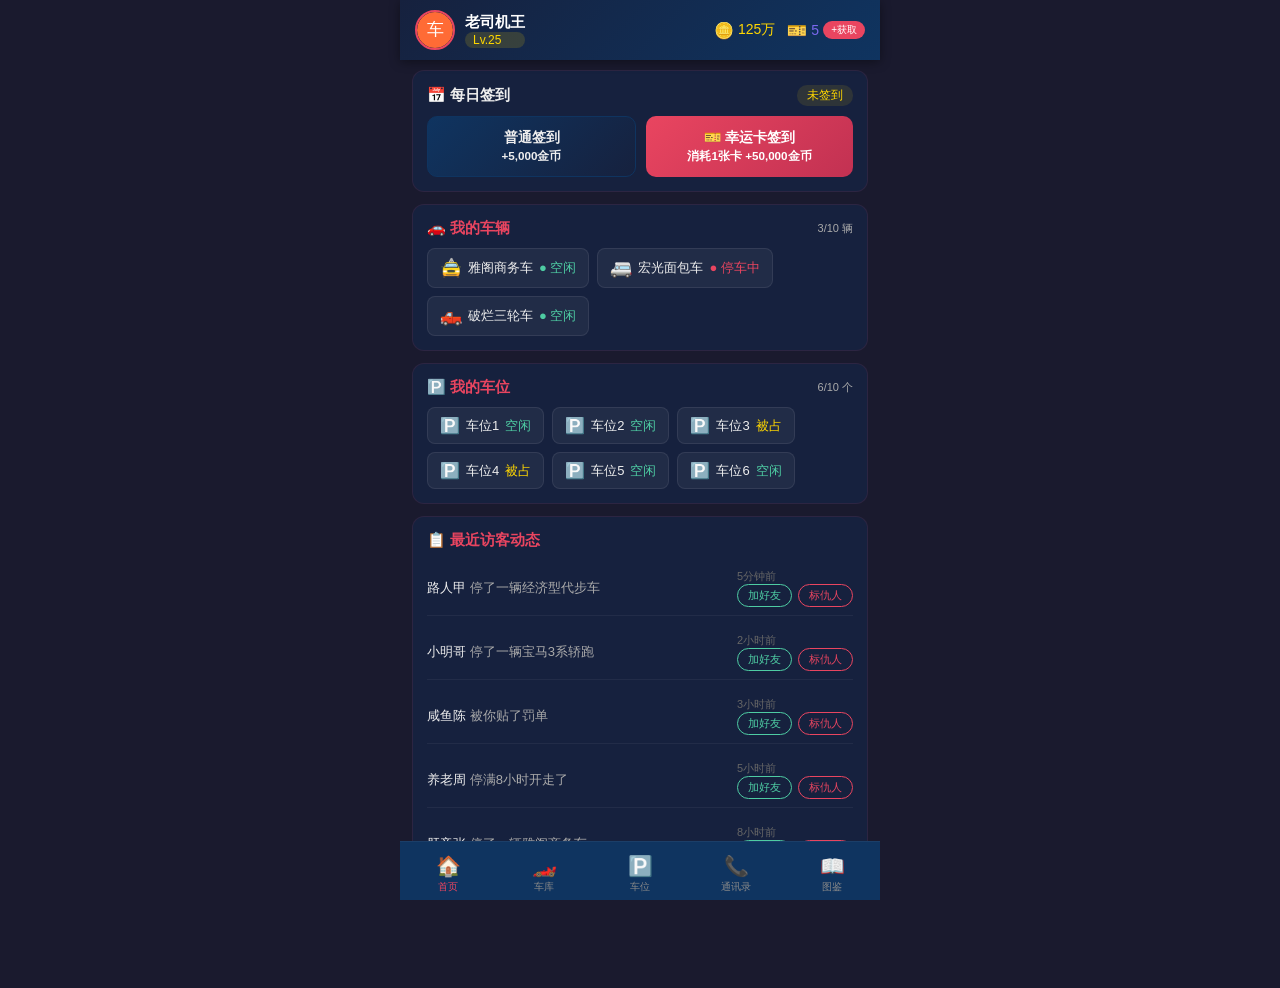
<file: QMqcw/web/index.html>
<!DOCTYPE html>
<html lang="zh-CN">
<head>
<meta charset="UTF-8">
<meta name="viewport" content="width=device-width, initial-scale=1.0, maximum-scale=1.0, user-scalable=no">
<title>全民抢车位</title>
<link rel="stylesheet" href="css/style.css">
</head>
<body>

<!-- 顶部状态栏 -->
<div id="topBar" class="top-bar">
  <div class="top-left">
    <img class="avatar" src="data:image/svg+xml,%3Csvg xmlns='http://www.w3.org/2000/svg' viewBox='0 0 60 60'%3E%3Ccircle cx='30' cy='30' r='30' fill='%23ff6b35'/%3E%3Ctext x='30' y='38' text-anchor='middle' fill='white' font-size='28'%3E车%3C/text%3E%3C/svg%3E" alt="头像">
    <div class="player-info">
      <span class="nickname" id="topNickname">老司机王</span>
      <span class="level-badge" id="topLevel">Lv.25</span>
    </div>
  </div>
  <div class="top-resources">
    <div class="res-item gold">
      <span class="res-icon">🪙</span>
      <span id="topGold">1,250,000</span>
    </div>
    <div class="res-item lucky">
      <span class="res-icon">🎫</span>
      <span id="topLuckyCard">5</span>
      <span class="btn-get" id="btnGetLucky">+获取</span>
    </div>
  </div>
</div>

<!-- 主内容区 -->
<div id="mainContent" class="main-content">
  
  <!-- ==================== 首页 ==================== -->
  <div id="tabHome" class="tab-page active">
    
    <!-- 签到面板 -->
    <div class="card sign-card" id="signCard">
      <div class="sign-header">
        <span class="sign-title">📅 每日签到</span>
        <span class="sign-status" id="signStatus">未签到</span>
      </div>
      <div class="sign-btns">
        <button class="btn btn-sign-normal" id="btnSignNormal">普通签到<br><small>+5,000金币</small></button>
        <button class="btn btn-sign-lucky" id="btnSignLucky">🎫 幸运卡签到<br><small>消耗1张卡 +50,000金币</small></button>
      </div>
    </div>

    <!-- 我的车辆概览 -->
    <div class="card">
      <div class="card-title">🚗 我的车辆 <span class="tag" id="carSummary">3/6 辆</span></div>
      <div class="car-mini-list" id="homeCarList"></div>
    </div>

    <!-- 我的车位状况 -->
    <div class="card">
      <div class="card-title">🅿️ 我的车位 <span class="tag" id="spaceSummary">3/6 个</span></div>
      <div class="space-mini-list" id="homeSpaceList"></div>
    </div>

    <!-- 最近动态 -->
    <div class="card">
      <div class="card-title">📋 最近访客动态</div>
      <div class="visitor-list" id="homeVisitorList"></div>
    </div>
  </div>

  <!-- ==================== 车库 ==================== -->
  <div id="tabGarage" class="tab-page">
    <div class="garage-header">
      <span class="section-title">🏠 我的车库</span>
      <span class="sub-info" id="garageInfo">拥有的车辆可在此进行操作</span>
    </div>
    <div class="car-card-list" id="garageCarList"></div>
    
    <!-- 车辆详情弹窗 -->
    <div class="modal-overlay" id="carDetailModal">
      <div class="modal-box">
        <div class="modal-title" id="modalCarName">车辆名称</div>
        <div class="modal-content" id="modalCarContent"></div>
        <div class="modal-actions" id="modalCarActions"></div>
        <button class="btn btn-close" onclick="closeCarDetail()">关闭</button>
      </div>
    </div>
  </div>

  <!-- ==================== 车位管理 ==================== -->
  <div id="tabSpace" class="tab-page">
    <div class="card">
      <div class="card-title">🅿️ 我的车位 (车位倍率由等级决定)</div>
      <div class="space-grid" id="mySpaceGrid"></div>
    </div>
    
    <!-- 在我的车位上停的车 -->
    <div class="card">
      <div class="card-title">🚙 停在我家的车 (可贴条)</div>
      <div class="parked-on-me-list" id="parkedOnMeList"></div>
    </div>
  </div>

  <!-- ==================== 通讯录 ==================== -->
  <div id="tabContact" class="tab-page">
    <!-- 搜索 -->
    <div class="search-bar">
      <input type="text" class="search-input" id="searchUid" placeholder="输入玩家ID搜索 (如: 88A4C)" maxlength="10">
      <button class="btn btn-search" id="btnSearch">🔍 搜索</button>
    </div>
    <!-- 搜索结果名片 -->
    <div class="card" id="searchResultCard" style="display:none;">
      <div class="player-card" id="searchPlayerCard"></div>
      <div class="player-card-actions" id="searchPlayerActions"></div>
    </div>
    
    <!-- 三个Tab -->
    <div class="sub-tabs">
      <button class="sub-tab active" data-subtab="friends">👥 好友</button>
      <button class="sub-tab" data-subtab="enemies">💀 仇人</button>
      <button class="sub-tab" data-subtab="visitors">📋 访客记录</button>
    </div>
    
    <div class="sub-tab-page active" id="subFriends">
      <div class="list-sort-hint">按「有空位 & 等级高」优先排序</div>
      <div class="contact-list" id="friendList"></div>
    </div>
    <div class="sub-tab-page" id="subEnemies">
      <div class="list-sort-hint">按「仇恨值」排序</div>
      <div class="contact-list" id="enemyList"></div>
    </div>
    <div class="sub-tab-page" id="subVisitors">
      <div class="list-sort-hint">最近24小时内来访记录</div>
      <div class="contact-list" id="visitorLogList"></div>
    </div>
  </div>

  <!-- ==================== 图鉴/商店 ==================== -->
  <div id="tabShop" class="tab-page">
    <div class="card">
      <div class="card-title">📖 车辆图鉴 <span class="tag">当前可购买到 Lv.25</span></div>
      <div class="catalog-list" id="catalogList"></div>
    </div>
  </div>

</div>

<!-- 底部导航栏 -->
<div class="bottom-nav">
  <button class="nav-btn active" data-tab="tabHome">
    <span class="nav-icon">🏠</span>
    <span class="nav-label">首页</span>
  </button>
  <button class="nav-btn" data-tab="tabGarage">
    <span class="nav-icon">🏎️</span>
    <span class="nav-label">车库</span>
  </button>
  <button class="nav-btn" data-tab="tabSpace">
    <span class="nav-icon">🅿️</span>
    <span class="nav-label">车位</span>
  </button>
  <button class="nav-btn" data-tab="tabContact">
    <span class="nav-icon">📞</span>
    <span class="nav-label">通讯录</span>
  </button>
  <button class="nav-btn" data-tab="tabShop">
    <span class="nav-icon">📖</span>
    <span class="nav-label">图鉴</span>
  </button>
</div>

<!-- Toast 提示 -->
<div class="toast" id="toast"></div>

<script src="js/mock_data.js"></script>
<script src="js/app.js"></script>
</body>
</html>
</file>
<file: QMqcw/web/css/style.css>
/* ============ 全民抢车位 - 移动端H5样式 ============ */

* { margin: 0; padding: 0; box-sizing: border-box; }

body {
  font-family: -apple-system, BlinkMacSystemFont, "PingFang SC", "Hiragino Sans GB", "Microsoft YaHei", sans-serif;
  background: #1a1a2e;
  color: #eee;
  max-width: 480px;
  margin: 0 auto;
  min-height: 100vh;
  padding-bottom: 80px;
  overflow-x: hidden;
  -webkit-tap-highlight-color: transparent;
}

/* ============ 顶部状态栏 ============ */
.top-bar {
  position: sticky;
  top: 0;
  z-index: 100;
  background: linear-gradient(135deg, #16213e, #0f3460);
  padding: 10px 15px;
  display: flex;
  justify-content: space-between;
  align-items: center;
  box-shadow: 0 2px 10px rgba(0,0,0,0.4);
}

.top-left {
  display: flex;
  align-items: center;
  gap: 10px;
}

.avatar {
  width: 40px; height: 40px;
  border-radius: 50%;
  border: 2px solid #e94560;
  object-fit: cover;
}

.player-info {
  display: flex;
  flex-direction: column;
}

.nickname {
  font-size: 15px;
  font-weight: bold;
  color: #fff;
}

.level-badge {
  font-size: 12px;
  color: #ffd700;
  background: rgba(255,215,0,0.15);
  padding: 1px 8px;
  border-radius: 10px;
}

.top-resources {
  display: flex;
  gap: 12px;
  align-items: center;
}

.res-item {
  display: flex;
  align-items: center;
  gap: 4px;
  font-size: 14px;
}

.res-icon { font-size: 16px; }

.res-item.gold { color: #ffd700; }
.res-item.lucky { color: #7b68ee; }

.btn-get {
  font-size: 10px;
  background: #e94560;
  color: #fff;
  padding: 2px 8px;
  border-radius: 10px;
  cursor: pointer;
  white-space: nowrap;
}

/* ============ 主内容区 ============ */
.main-content {
  padding: 10px 12px;
}

.tab-page {
  display: none;
}

.tab-page.active {
  display: block;
}

/* ============ 卡片 ============ */
.card {
  background: #16213e;
  border-radius: 12px;
  padding: 14px;
  margin-bottom: 12px;
  border: 1px solid rgba(233,69,96,0.1);
}

.card-title {
  font-size: 15px;
  font-weight: bold;
  margin-bottom: 10px;
  color: #e94560;
  display: flex;
  justify-content: space-between;
  align-items: center;
}

.tag {
  font-size: 11px;
  color: #aaa;
  font-weight: normal;
}

/* ============ 签到面板 ============ */
.sign-header {
  display: flex;
  justify-content: space-between;
  align-items: center;
  margin-bottom: 10px;
}

.sign-title {
  font-size: 15px;
  font-weight: bold;
}

.sign-status {
  font-size: 12px;
  color: #ffd700;
  background: rgba(255,215,0,0.1);
  padding: 2px 10px;
  border-radius: 10px;
}

.sign-btns {
  display: flex;
  gap: 10px;
}

.btn-sign-normal, .btn-sign-lucky {
  flex: 1;
  padding: 12px 8px;
  border: none;
  border-radius: 10px;
  font-size: 14px;
  font-weight: bold;
  cursor: pointer;
  transition: all 0.2s;
}

.btn-sign-normal {
  background: linear-gradient(135deg, #0f3460, #16213e);
  color: #eee;
  border: 1px solid #0f3460;
}

.btn-sign-lucky {
  background: linear-gradient(135deg, #e94560, #c23152);
  color: #fff;
}

.btn-sign-normal:active, .btn-sign-lucky:active {
  transform: scale(0.96);
  opacity: 0.85;
}

/* ============ 车辆小列表 ============ */
.car-mini-list, .space-mini-list {
  display: flex;
  flex-wrap: wrap;
  gap: 8px;
}

.car-mini-item, .space-mini-item {
  background: rgba(255,255,255,0.05);
  border-radius: 8px;
  padding: 8px 12px;
  display: flex;
  align-items: center;
  gap: 6px;
  font-size: 13px;
  border: 1px solid rgba(255,255,255,0.08);
}

.car-mini-item .car-icon { font-size: 18px; }

.car-mini-item .status-idle { color: #4ecca3; }
.car-mini-item .status-parking { color: #e94560; }

.space-mini-item .space-icon { font-size: 16px; }
.space-mini-item .status-empty { color: #4ecca3; }
.space-mini-item .status-occupied { color: #ffd700; }

/* ============ 访客动态列表 ============ */
.visitor-list {
  display: flex;
  flex-direction: column;
  gap: 8px;
}

.visitor-item {
  display: flex;
  justify-content: space-between;
  align-items: center;
  padding: 8px 0;
  border-bottom: 1px solid rgba(255,255,255,0.05);
  font-size: 13px;
}

.visitor-item:last-child { border-bottom: none; }

.visitor-event { color: #aaa; }
.visitor-time { color: #666; font-size: 11px; }

.visitor-actions {
  display: flex;
  gap: 6px;
}

.visitor-actions .btn-mini {
  font-size: 11px;
  padding: 3px 10px;
  border-radius: 12px;
  border: 1px solid #444;
  background: transparent;
  color: #ccc;
  cursor: pointer;
  white-space: nowrap;
}

.visitor-actions .btn-mini.friend { color: #4ecca3; border-color: #4ecca3; }
.visitor-actions .btn-mini.enemy { color: #e94560; border-color: #e94560; }

/* ============ 车辆卡片（车库页） ============ */
.garage-header {
  padding: 10px 0;
  display: flex;
  flex-direction: column;
}

.section-title {
  font-size: 18px;
  font-weight: bold;
  color: #fff;
}

.sub-info {
  font-size: 12px;
  color: #888;
  margin-top: 4px;
}

.car-card-list {
  display: flex;
  flex-direction: column;
  gap: 10px;
}

.car-card {
  background: linear-gradient(135deg, #0f3460, #16213e);
  border-radius: 12px;
  padding: 14px;
  display: flex;
  justify-content: space-between;
  align-items: center;
  border: 1px solid rgba(233,69,96,0.15);
  transition: all 0.2s;
}

.car-card:active {
  border-color: #e94560;
}

.car-card-left {
  display: flex;
  align-items: center;
  gap: 10px;
}

.car-card-icon {
  font-size: 32px;
}

.car-card-info h4 {
  font-size: 15px;
  color: #fff;
  margin-bottom: 4px;
}

.car-card-info .car-stats {
  font-size: 12px;
  color: #aaa;
}

.car-card-info .car-rate {
  font-size: 12px;
  color: #ffd700;
  margin-top: 2px;
}

.car-card-right {
  display: flex;
  flex-direction: column;
  gap: 6px;
}

.car-card-right .btn {
  font-size: 12px;
  padding: 6px 14px;
  border-radius: 16px;
  border: none;
  cursor: pointer;
  font-weight: bold;
  white-space: nowrap;
  transition: all 0.2s;
}

.btn-park { background: #4ecca3; color: #000; }
.btn-recall { background: #ffd700; color: #000; }
.btn-lucky-settle { background: linear-gradient(135deg, #7b68ee, #9b59b6); color: #fff; }
.btn-sell { background: #e94560; color: #fff; }

.btn-park:active, .btn-recall:active, .btn-lucky-settle:active, .btn-sell:active {
  transform: scale(0.94);
  opacity: 0.8;
}

.btn:disabled {
  background: #333 !important;
  color: #666 !important;
  cursor: not-allowed;
}

/* 车辆状态标签 */
.car-status-tag {
  font-size: 11px;
  padding: 2px 10px;
  border-radius: 10px;
}

.car-status-tag.idle { background: rgba(78,204,163,0.15); color: #4ecca3; }
.car-status-tag.parking { background: rgba(233,69,96,0.15); color: #e94560; }

/* ============ 车辆详情弹窗 ============ */
.modal-overlay {
  display: none;
  position: fixed;
  top: 0; left: 0; right: 0; bottom: 0;
  background: rgba(0,0,0,0.7);
  z-index: 200;
  justify-content: center;
  align-items: center;
}

.modal-overlay.show { display: flex; }

.modal-box {
  background: #16213e;
  border-radius: 16px;
  padding: 20px;
  width: 85%;
  max-width: 380px;
  border: 1px solid rgba(233,69,96,0.3);
}

.modal-title {
  font-size: 17px;
  font-weight: bold;
  color: #e94560;
  margin-bottom: 12px;
  text-align: center;
}

.modal-content {
  font-size: 13px;
  color: #ccc;
  margin-bottom: 14px;
  line-height: 1.6;
}

.modal-actions {
  display: flex;
  flex-direction: column;
  gap: 8px;
}

.modal-actions .btn {
  width: 100%;
  padding: 10px;
  border: none;
  border-radius: 10px;
  font-size: 14px;
  font-weight: bold;
  cursor: pointer;
  transition: all 0.2s;
}

.btn-close {
  width: 100%;
  margin-top: 10px;
  padding: 10px;
  background: transparent;
  border: 1px solid #444;
  border-radius: 10px;
  color: #aaa;
  font-size: 14px;
  cursor: pointer;
}

/* ============ 车位网格 ============ */
.space-grid {
  display: flex;
  flex-wrap: wrap;
  gap: 10px;
}

.space-box {
  width: calc(50% - 5px);
  background: rgba(255,255,255,0.04);
  border-radius: 10px;
  padding: 14px;
  text-align: center;
  border: 2px solid transparent;
  transition: all 0.2s;
}

.space-box.empty {
  border-color: rgba(78,204,163,0.3);
}

.space-box.occupied {
  border-color: rgba(233,69,96,0.3);
}

.space-box .space-num {
  font-size: 20px;
  margin-bottom: 6px;
}

.space-box .space-label {
  font-size: 12px;
  color: #aaa;
}

.space-box .space-status {
  font-size: 12px;
  margin-top: 4px;
}

.space-box .space-status.free { color: #4ecca3; }
.space-box .space-status.busy { color: #e94560; }

/* ============ 停在我家的车 ============ */
.parked-on-me-list {
  font-size: 13px;
  color: #aaa;
  padding: 10px 0;
}

.parked-item {
  display: flex;
  justify-content: space-between;
  align-items: center;
  padding: 10px;
  background: rgba(255,255,255,0.03);
  border-radius: 8px;
  margin-bottom: 8px;
  border: 1px solid rgba(233,69,96,0.1);
}

.parked-item .btn-ticket {
  padding: 6px 16px;
  background: #e94560;
  color: #fff;
  border: none;
  border-radius: 14px;
  font-size: 12px;
  font-weight: bold;
  cursor: pointer;
  white-space: nowrap;
}

.btn-ticket:active { transform: scale(0.94); }
.btn-ticket:disabled { background: #333 !important; color: #666 !important; }

.parked-item .countdown {
  font-size: 12px;
  color: #ffd700;
}

/* ============ 通讯录 ============ */
.search-bar {
  display: flex;
  gap: 8px;
  padding: 10px 0;
}

.search-input {
  flex: 1;
  padding: 10px 14px;
  border-radius: 10px;
  border: 1px solid #333;
  background: #16213e;
  color: #eee;
  font-size: 14px;
  outline: none;
}

.search-input:focus {
  border-color: #e94560;
}

.btn-search {
  padding: 10px 18px;
  background: #e94560;
  color: #fff;
  border: none;
  border-radius: 10px;
  font-size: 14px;
  cursor: pointer;
  white-space: nowrap;
}

/* 搜索名片 */
.player-card {
  text-align: center;
}

.player-card .pc-name {
  font-size: 16px;
  font-weight: bold;
  color: #fff;
  margin-bottom: 6px;
}

.player-card .pc-info {
  font-size: 13px;
  color: #aaa;
  margin-bottom: 4px;
}

.player-card-actions {
  display: flex;
  gap: 10px;
  margin-top: 10px;
}

.player-card-actions .btn {
  flex: 1;
  padding: 10px;
  border: none;
  border-radius: 10px;
  font-size: 14px;
  font-weight: bold;
  cursor: pointer;
  transition: all 0.2s;
}

.btn-add-friend { background: #4ecca3; color: #000; }
.btn-add-enemy { background: #e94560; color: #fff; }

.btn-add-friend:active, .btn-add-enemy:active {
  transform: scale(0.96);
}

/* 子Tab */
.sub-tabs {
  display: flex;
  gap: 4px;
  margin: 12px 0;
  background: #16213e;
  border-radius: 10px;
  padding: 4px;
}

.sub-tab {
  flex: 1;
  padding: 10px 6px;
  border: none;
  border-radius: 8px;
  font-size: 13px;
  color: #aaa;
  background: transparent;
  cursor: pointer;
  transition: all 0.2s;
  white-space: nowrap;
}

.sub-tab.active {
  background: #e94560;
  color: #fff;
}

.sub-tab-page {
  display: none;
}

.sub-tab-page.active {
  display: block;
}

.list-sort-hint {
  font-size: 11px;
  color: #666;
  margin-bottom: 8px;
}

/* 联系人条目 */
.contact-list {
  display: flex;
  flex-direction: column;
  gap: 8px;
}

.contact-item {
  display: flex;
  justify-content: space-between;
  align-items: center;
  padding: 12px;
  background: #16213e;
  border-radius: 10px;
  border: 1px solid rgba(255,255,255,0.05);
}

.contact-left {
  display: flex;
  align-items: center;
  gap: 10px;
}

.contact-avatar {
  width: 36px; height: 36px;
  border-radius: 50%;
  background: rgba(255,255,255,0.1);
  display: flex;
  align-items: center;
  justify-content: center;
  font-size: 16px;
}

.contact-info h4 {
  font-size: 14px;
  color: #fff;
  margin-bottom: 2px;
}

.contact-info .contact-detail {
  font-size: 12px;
  color: #aaa;
}

.contact-right .btn {
  padding: 6px 14px;
  border: none;
  border-radius: 14px;
  font-size: 12px;
  font-weight: bold;
  cursor: pointer;
}

.contact-right .btn-park {
  background: #4ecca3; color: #000;
}

.contact-right .btn-park:disabled {
  background: #333 !important; color: #666 !important;
}

/* ============ 图鉴/商店 ============ */
.catalog-list {
  display: flex;
  flex-direction: column;
  gap: 8px;
}

.catalog-item {
  display: flex;
  justify-content: space-between;
  align-items: center;
  padding: 12px;
  background: rgba(255,255,255,0.03);
  border-radius: 10px;
  border: 1px solid rgba(255,255,255,0.06);
}

.catalog-left {
  display: flex;
  align-items: center;
  gap: 10px;
}

.catalog-icon {
  font-size: 28px;
}

.catalog-info h4 {
  font-size: 14px;
  color: #fff;
  margin-bottom: 2px;
}

.catalog-info .catalog-output {
  font-size: 12px;
  color: #ffd700;
}

.catalog-info .catalog-price {
  font-size: 12px;
  color: #aaa;
}

.catalog-info .catalog-locked {
  font-size: 12px;
  color: #666;
}

.catalog-right .btn-buy {
  padding: 8px 18px;
  background: #4ecca3;
  color: #000;
  border: none;
  border-radius: 14px;
  font-size: 13px;
  font-weight: bold;
  cursor: pointer;
}

.btn-buy:disabled {
  background: #333 !important; color: #666 !important;
  cursor: not-allowed;
}

.btn-buy:active { transform: scale(0.94); }

.catalog-right .btn-owned {
  padding: 8px 16px;
  background: rgba(78,204,163,0.15);
  color: #4ecca3;
  border: 1px solid #4ecca3;
  border-radius: 14px;
  font-size: 12px;
}

/* ============ 底部导航栏 ============ */
.bottom-nav {
  position: fixed;
  bottom: 0;
  left: 0; right: 0;
  max-width: 480px;
  margin: 0 auto;
  display: flex;
  background: #0f3460;
  border-top: 1px solid rgba(255,255,255,0.05);
  z-index: 100;
  padding: 6px 0;
  padding-bottom: env(safe-area-inset-bottom, 6px);
}

.nav-btn {
  flex: 1;
  display: flex;
  flex-direction: column;
  align-items: center;
  padding: 6px 0;
  border: none;
  background: transparent;
  color: #888;
  cursor: pointer;
  transition: all 0.2s;
}

.nav-btn.active {
  color: #e94560;
}

.nav-icon {
  font-size: 20px;
  margin-bottom: 2px;
}

.nav-label {
  font-size: 10px;
}

/* ============ Toast 提示 ============ */
.toast {
  position: fixed;
  top: 50%;
  left: 50%;
  transform: translate(-50%, -50%);
  background: rgba(0,0,0,0.85);
  color: #fff;
  padding: 12px 24px;
  border-radius: 10px;
  font-size: 14px;
  z-index: 300;
  pointer-events: none;
  opacity: 0;
  transition: opacity 0.3s;
}

.toast.show {
  opacity: 1;
}

/* ============ 滚动条隐藏 ============ */
::-webkit-scrollbar { width: 0; height: 0; }

/* ============ 动画 ============ */
@keyframes fadeIn {
  from { opacity: 0; transform: translateY(10px); }
  to { opacity: 1; transform: translateY(0); }
}

.card { animation: fadeIn 0.3s ease; }
</file>
